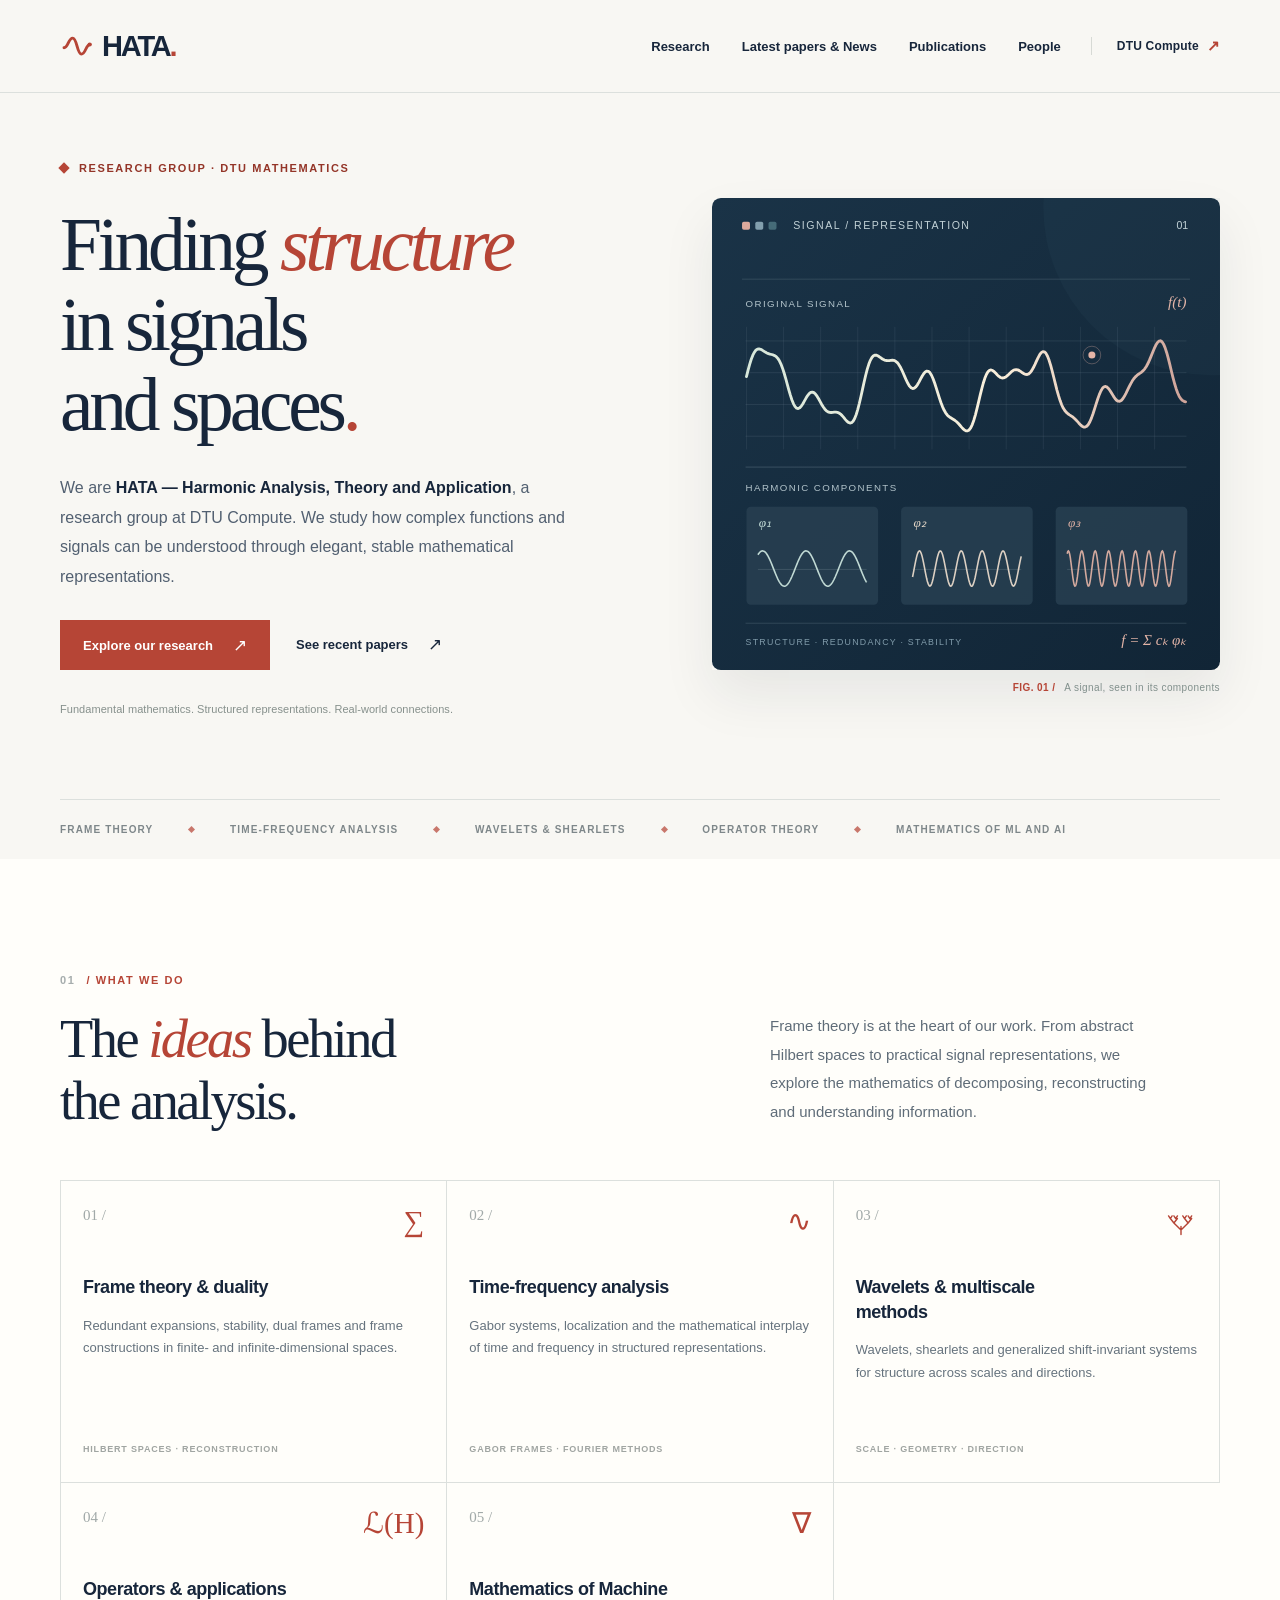
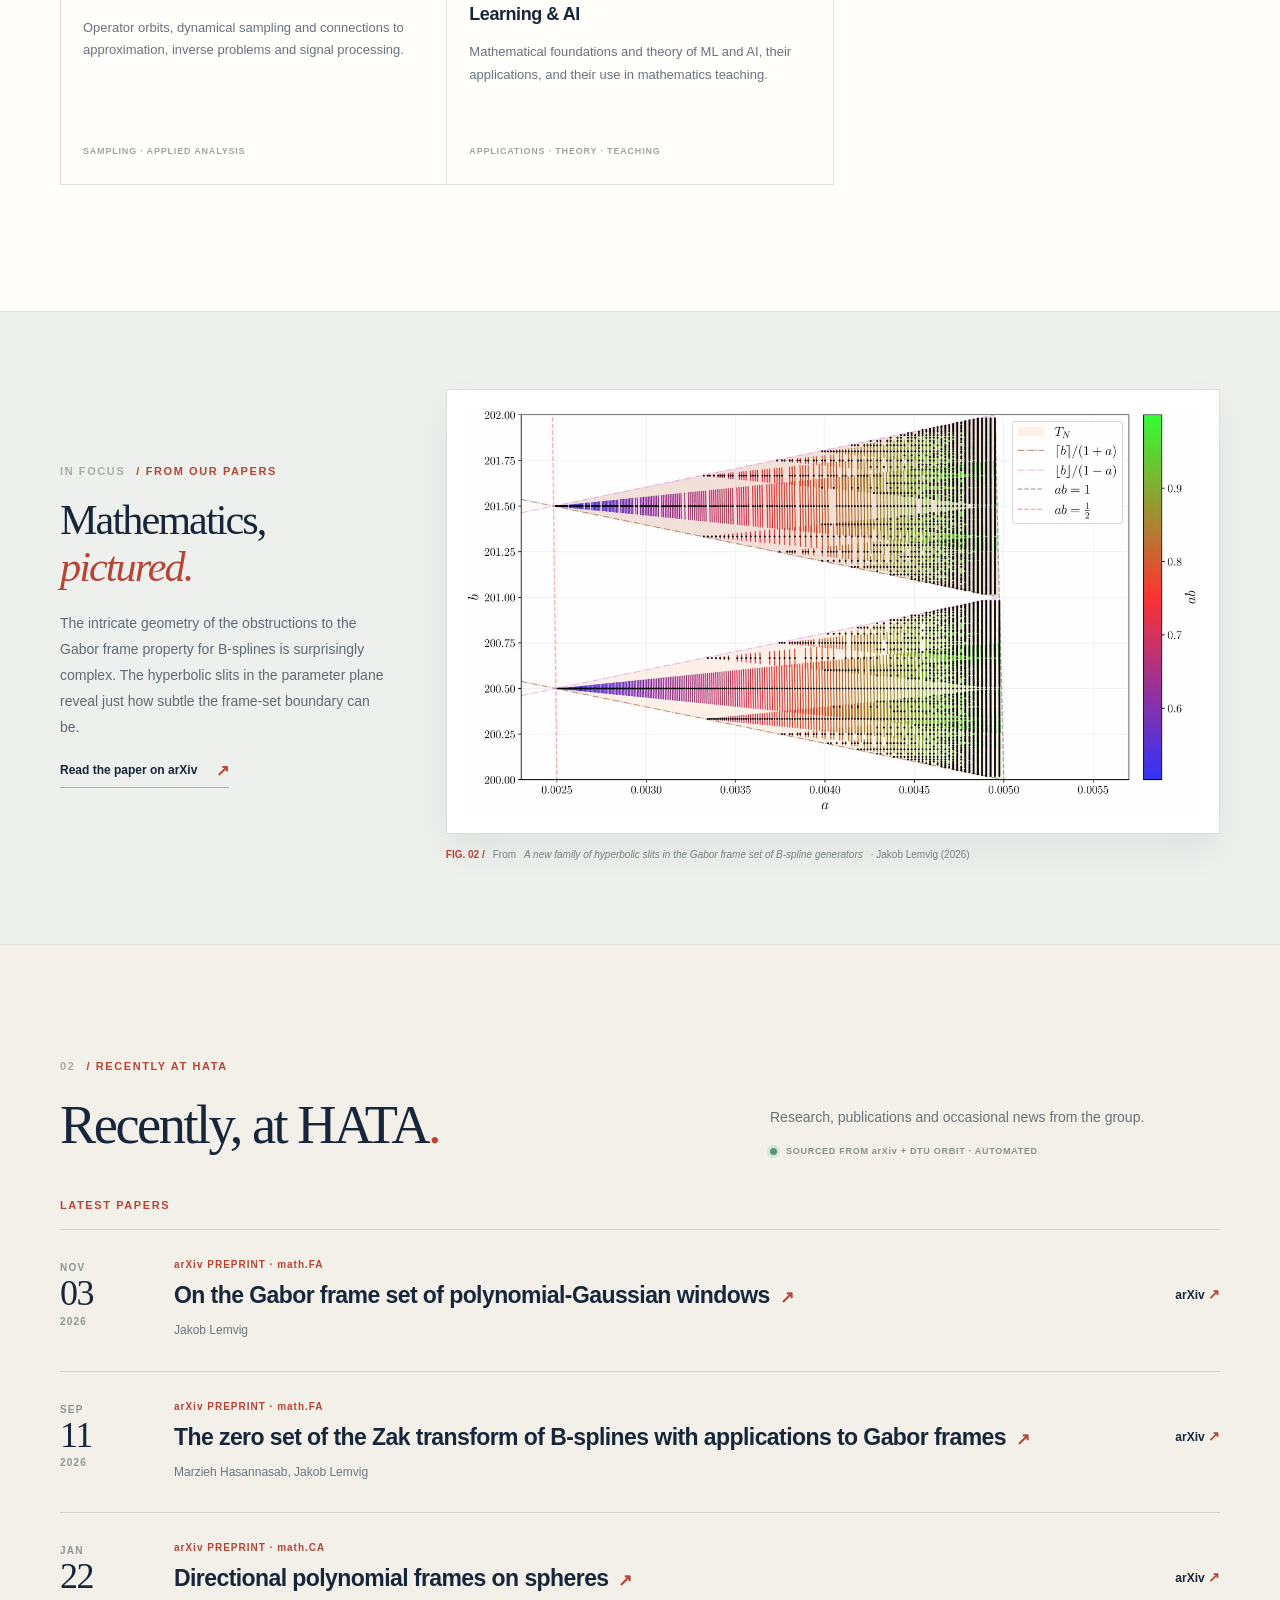
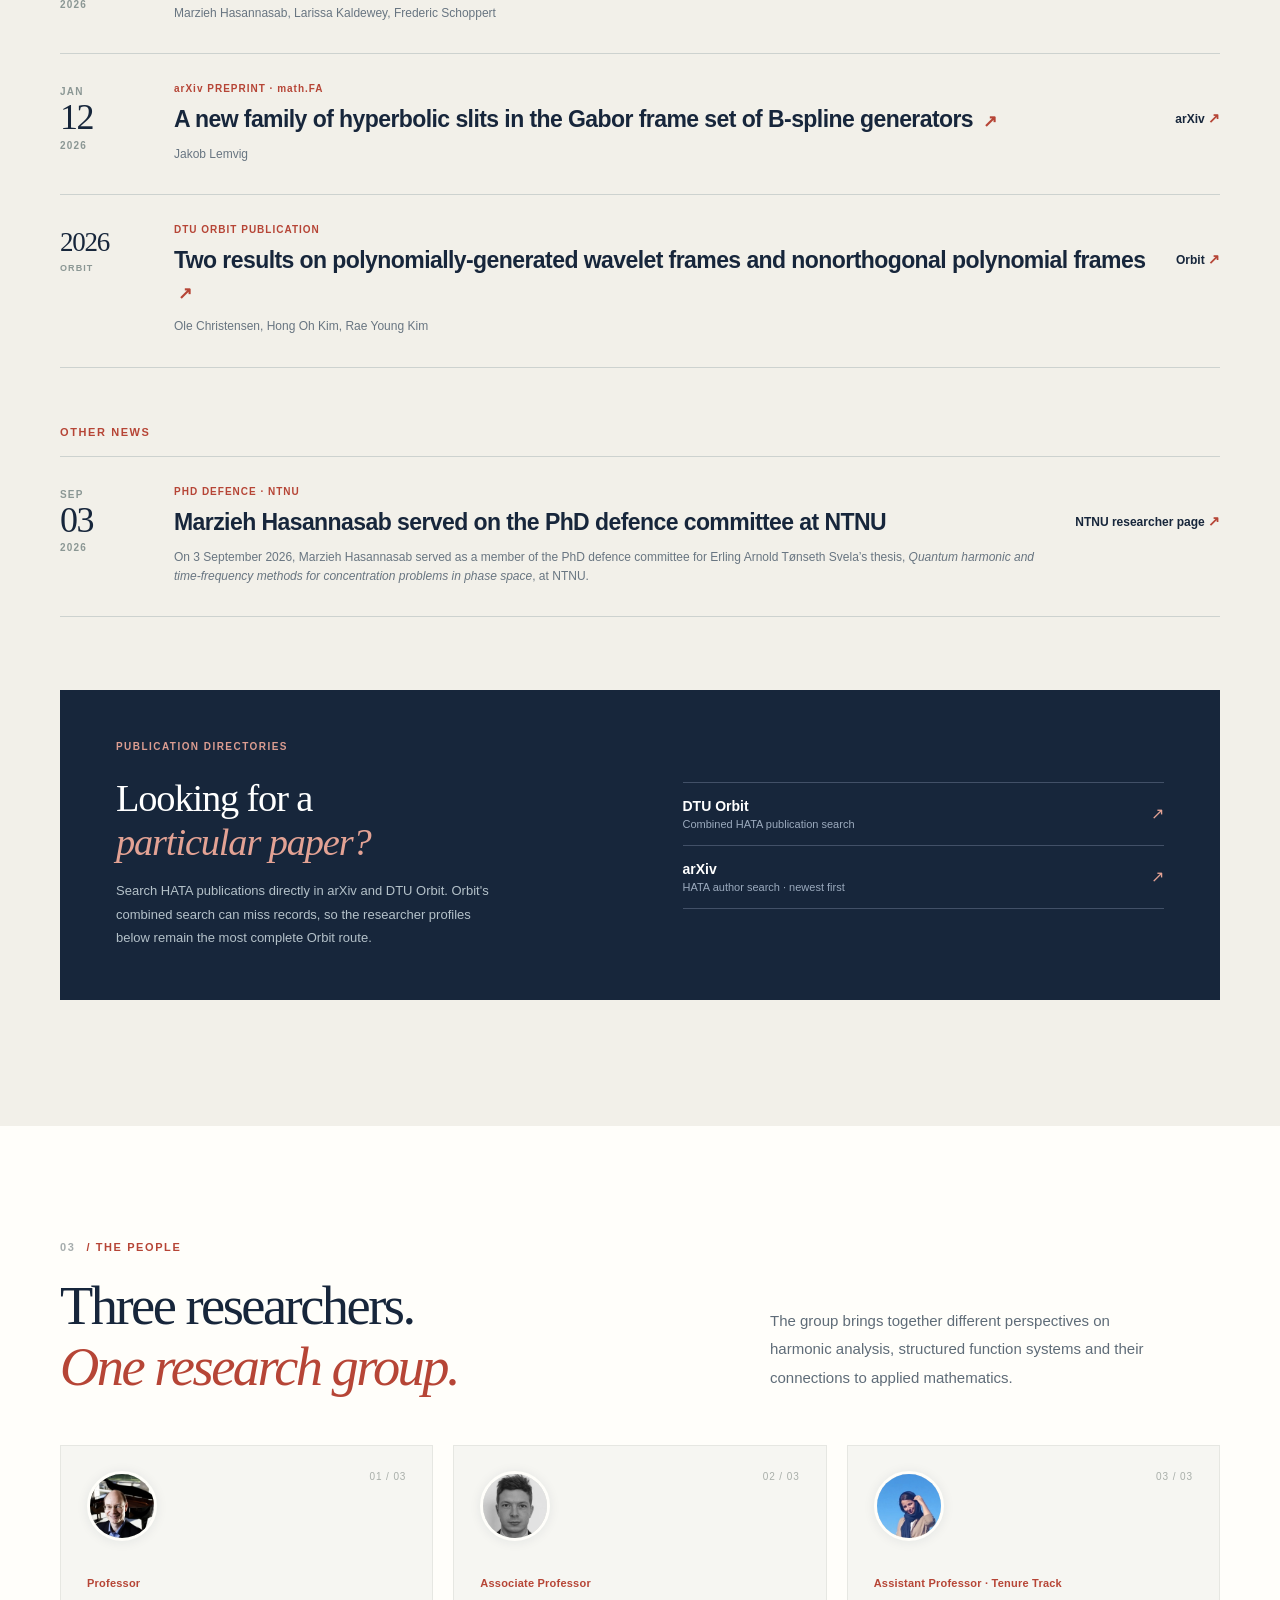
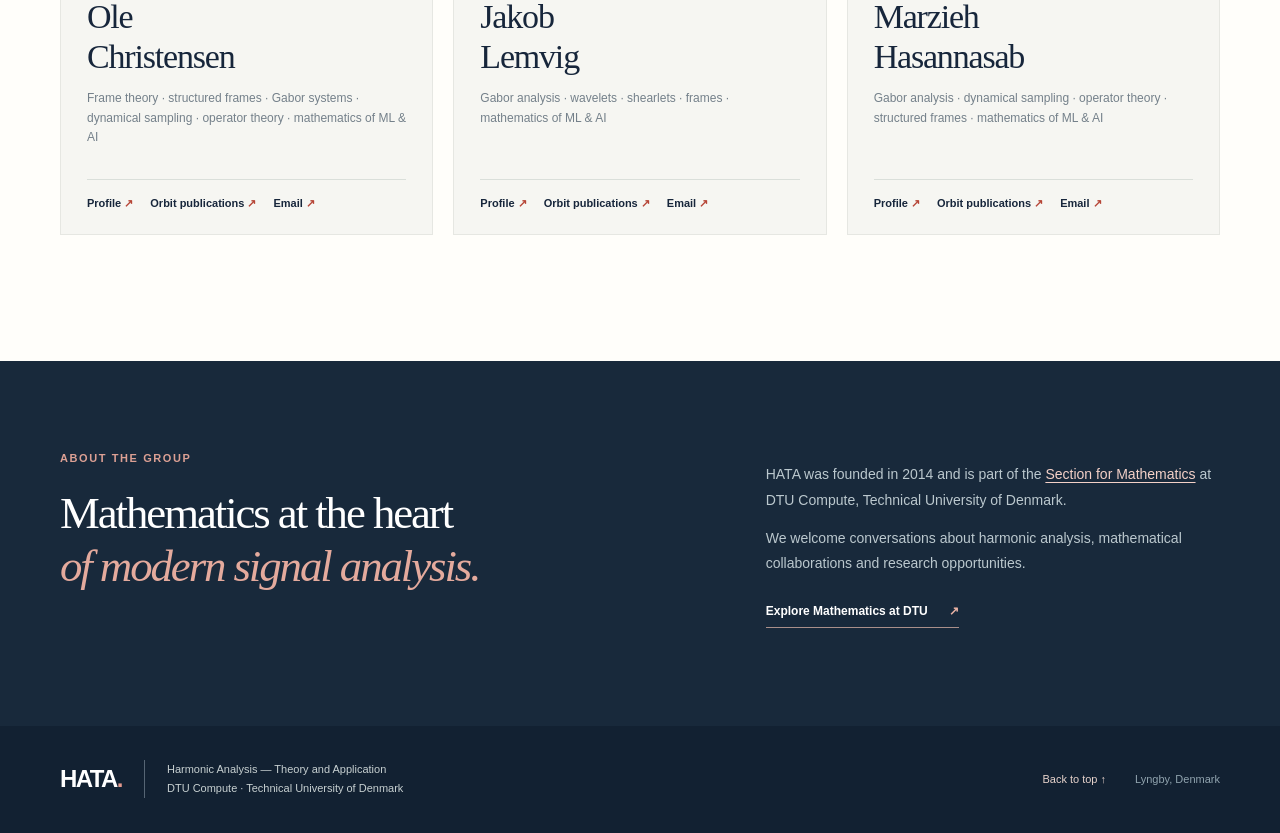
<file: site/index.html>
<!doctype html>
<html lang="en">
<head>
  <meta charset="utf-8">
  <meta name="viewport" content="width=device-width, initial-scale=1">
  <meta name="theme-color" content="#f8f7f3">
  <meta name="description" content="HATA is the Harmonic Analysis – Theory and Application research group at DTU Compute. Research in frame theory, time-frequency analysis, wavelets and operator methods.">
  <meta property="og:type" content="website">
  <meta property="og:title" content="HATA — Harmonic Analysis, Theory and Application">
  <meta property="og:description" content="Research in harmonic analysis, frame theory and structured representations at DTU Compute.">
  <meta property="og:site_name" content="HATA Research Group">
  <link rel="icon" href="assets/favicon.svg" type="image/svg+xml">
  <link rel="stylesheet" href="assets/styles.css">
  <title>HATA — Harmonic Analysis, Theory and Application · DTU Compute</title>
</head>
<body>
  <a class="skip-link" href="#main">Skip to content</a>

  <header class="site-header">
    <div class="wrap header-inner">
      <a class="brand" href="#top" aria-label="HATA — back to the top">
        <span class="brand-icon" aria-hidden="true">
          <svg viewBox="0 0 34 34" width="34" height="34" fill="none"><path d="M4 18.7c4.3 0 4.3-9.6 8.7-9.6s4.3 16 8.7 16 4.3-9.6 8.6-9.6" stroke="currentColor" stroke-width="2.9" stroke-linecap="round"/><circle cx="29.7" cy="15.5" r="2.1" fill="currentColor"/></svg>
        </span>
        <span class="brand-word">HATA<span class="brand-period">.</span></span>
      </a>
      <nav class="main-nav" aria-label="Main navigation">
        <a href="#research">Research</a>
        <a href="#latest-papers">Latest papers & News</a>
        <a href="#publications">Publications</a>
        <a href="#people">People</a>
      </nav>
      <a class="header-affiliation" href="https://www.compute.dtu.dk/Sections/Math" target="_blank" rel="noopener noreferrer">DTU Compute <span aria-hidden="true">↗</span></a>
    </div>
  </header>

  <main id="main">
    <section class="hero" id="top" aria-labelledby="hero-title">
      <div class="wrap hero-grid">
        <div class="hero-copy">
          <p class="eyebrow"><span class="eyebrow-mark" aria-hidden="true"></span> Research group · DTU Mathematics</p>
          <h1 id="hero-title">Finding <em>structure</em><br>in signals<br>and spaces<span class="title-period">.</span></h1>
          <p class="hero-description">We are <strong>HATA — Harmonic Analysis, Theory and Application</strong>, a research group at DTU Compute. We study how complex functions and signals can be understood through elegant, stable mathematical representations.</p>
          <div class="hero-actions">
            <a class="button button-primary" href="#research">Explore our research <span aria-hidden="true">↗</span></a>
            <a class="button button-text" href="#latest-papers">See recent papers <span aria-hidden="true">↗</span></a>
          </div>
          <p class="hero-note">Fundamental mathematics. Structured representations. Real-world connections.</p>
        </div>
        <div class="hero-art" aria-hidden="true">
          <img src="assets/analysis.svg" width="575" height="535" alt="" decoding="async">
          <div class="art-caption"><span>FIG. 01 /</span> A signal, seen in its components</div>
        </div>
      </div>
      <div class="wrap hero-bottom" aria-label="Research areas at a glance">
        <span>FRAME THEORY</span><span class="tiny-diamond" aria-hidden="true"></span>
        <span>TIME-FREQUENCY ANALYSIS</span><span class="tiny-diamond" aria-hidden="true"></span>
        <span>WAVELETS &amp; SHEARLETS</span><span class="tiny-diamond" aria-hidden="true"></span>
        <span>OPERATOR THEORY</span><span class="tiny-diamond" aria-hidden="true"></span>
        <span>MATHEMATICS OF ML AND AI</span>
      </div>
    </section>

    <section class="section research-section" id="research" aria-labelledby="research-title">
      <div class="wrap">
        <div class="section-heading">
          <div>
            <p class="section-label"><span>01</span> / WHAT WE DO</p>
            <h2 id="research-title">The <em>ideas</em> behind<br>the analysis.</h2>
          </div>
          <p class="section-lead">Frame theory is at the heart of our work. From abstract Hilbert spaces to practical signal representations, we explore the mathematics of decomposing, reconstructing and understanding information.</p>
        </div>
        <div class="focus-grid">
          <article class="focus-card">
            <div class="focus-top"><span class="focus-number">01 /</span><span class="focus-symbol symbol-frames" aria-hidden="true">∑</span></div>
            <h3>Frame theory &amp; duality</h3>
            <p>Redundant expansions, stability, dual frames and frame constructions in finite- and infinite-dimensional spaces.</p>
            <span class="focus-detail">HILBERT SPACES · RECONSTRUCTION</span>
          </article>
          <article class="focus-card">
            <div class="focus-top"><span class="focus-number">02 /</span><span class="focus-symbol" aria-hidden="true">∿</span></div>
            <h3>Time-frequency analysis</h3>
            <p>Gabor systems, localization and the mathematical interplay of time and frequency in structured representations.</p>
            <span class="focus-detail">GABOR FRAMES · FOURIER METHODS</span>
          </article>
          <article class="focus-card">
            <div class="focus-top"><span class="focus-number">03 /</span><span class="focus-symbol" aria-hidden="true"><svg viewBox="0 0 36 36" width="32" height="32" fill="none" stroke="currentColor" stroke-width="1.6" stroke-linecap="round" stroke-linejoin="round"><path d="M18 31V22M18 26l-8-8m8 8 8-8M10 18l-4-5m4 5 4-5m12 5-4-5m4 5 4-5M6 13l-2-3m2 3 2-3m4 3-2-3m2 3 2-3m8 3-2-3m2 3 2-3m4 3-2-3m2 3 2-3"/></svg></span></div>
            <h3>Wavelets &amp; multiscale methods</h3>
            <p>Wavelets, shearlets and generalized shift-invariant systems for structure across scales and directions.</p>
            <span class="focus-detail">SCALE · GEOMETRY · DIRECTION</span>
          </article>
          <article class="focus-card">
            <div class="focus-top"><span class="focus-number">04 /</span><span class="focus-symbol" aria-hidden="true">ℒ(H)</span></div>
            <h3>Operators &amp; applications</h3>
            <p>Operator orbits, dynamical sampling and connections to approximation, inverse problems and signal processing.</p>
            <span class="focus-detail">SAMPLING · APPLIED ANALYSIS</span>
          </article>
          <article class="focus-card">
            <div class="focus-top"><span class="focus-number">05 /</span><span class="focus-symbol" aria-hidden="true">∇</span></div>
            <h3>Mathematics of Machine Learning &amp; AI</h3>
            <p>Mathematical foundations and theory of ML and AI, their applications, and their use in mathematics teaching.</p>
            <span class="focus-detail">APPLICATIONS · THEORY · TEACHING</span>
          </article>
        </div>
      </div>
    </section>


    <section class="paper-figure-section" aria-labelledby="figure-title">
      <div class="wrap figure-grid">
        <div class="figure-copy">
          <p class="section-label"><span>IN FOCUS</span> / FROM OUR PAPERS</p>
          <h2 id="figure-title">Mathematics, <em>pictured.</em></h2>
          <p>The intricate geometry of the obstructions to the Gabor frame property for B-splines is surprisingly complex. The hyperbolic slits in the parameter plane reveal just how subtle the frame-set boundary can be.</p>
          <a class="figure-article" href="https://arxiv.org/abs/2601.07642" target="_blank" rel="noopener noreferrer">Read the paper on arXiv <span aria-hidden="true">↗</span></a>
        </div>
        <figure class="figure-frame">
          <img src="assets/papers/gabor-frame-hyperbolic-slits.webp" width="1380" height="767" loading="lazy" decoding="async" alt="A mathematical parameter plot with two wedge-shaped regions near b equals 200 and 201, small coloured segments indicating the product ab, and dashed hyperbolic boundaries.">
          <figcaption><span>FIG. 02 /</span> From <cite>A new family of hyperbolic slits in the Gabor frame set of B-spline generators</cite> · Jakob Lemvig (2026)</figcaption>
        </figure>
      </div>
    </section>

    <section class="section news-section" id="news" aria-labelledby="news-title">
      <div class="wrap">
        <div class="section-heading news-heading">
          <div>
            <p class="section-label"><span>02</span> / RECENTLY AT HATA</p>
            <h2 id="news-title">Recently, at HATA<span class="title-period">.</span></h2>
          </div>
          <div class="news-description">
            <p>Research, publications and occasional news from the group.</p>
            <p class="feed-label"><span class="feed-dot" aria-hidden="true"></span> SOURCED FROM arXiv + DTU ORBIT · AUTOMATED</p>
          </div>
        </div>
        <p class="section-label" id="latest-papers">LATEST PAPERS</p>
        <ol class="papers-list" aria-label="Recent HATA research from arXiv and DTU Orbit">
<!-- PAPERS:START -->
          <li class="paper-item">
            <div class="paper-date"><time datetime="2026-11-03"><span class="paper-month">NOV</span><span class="paper-day">03</span><span class="paper-year">2026</span></time></div>
            <div class="paper-info"><p class="paper-type">arXiv PREPRINT · math.FA</p><h3><a href="https://arxiv.org/pdf/2611.05337" target="_blank" rel="noopener noreferrer">On the Gabor frame set of polynomial-Gaussian windows <span aria-hidden="true">↗</span></a></h3><p class="paper-authors">Jakob Lemvig</p></div>
            <div class="paper-sources" aria-label="Publication links"><a href="https://arxiv.org/abs/2611.05337" target="_blank" rel="noopener noreferrer">arXiv <span aria-hidden="true">↗</span></a></div>
          </li>
          <li class="paper-item">
            <div class="paper-date"><time datetime="2026-09-11"><span class="paper-month">SEP</span><span class="paper-day">11</span><span class="paper-year">2026</span></time></div>
            <div class="paper-info"><p class="paper-type">arXiv PREPRINT · math.FA</p><h3><a href="https://arxiv.org/pdf/2609.13116" target="_blank" rel="noopener noreferrer">The zero set of the Zak transform of B-splines with applications to Gabor frames <span aria-hidden="true">↗</span></a></h3><p class="paper-authors">Marzieh Hasannasab, Jakob Lemvig</p></div>
            <div class="paper-sources" aria-label="Publication links"><a href="https://arxiv.org/abs/2609.13116" target="_blank" rel="noopener noreferrer">arXiv <span aria-hidden="true">↗</span></a></div>
          </li>
          <li class="paper-item">
            <div class="paper-date"><time datetime="2026-01-22"><span class="paper-month">JAN</span><span class="paper-day">22</span><span class="paper-year">2026</span></time></div>
            <div class="paper-info"><p class="paper-type">arXiv PREPRINT · math.CA</p><h3><a href="https://arxiv.org/pdf/2601.15883" target="_blank" rel="noopener noreferrer">Directional polynomial frames on spheres <span aria-hidden="true">↗</span></a></h3><p class="paper-authors">Marzieh Hasannasab, Larissa Kaldewey, Frederic Schoppert</p></div>
            <div class="paper-sources" aria-label="Publication links"><a href="https://arxiv.org/abs/2601.15883" target="_blank" rel="noopener noreferrer">arXiv <span aria-hidden="true">↗</span></a></div>
          </li>
          <li class="paper-item">
            <div class="paper-date"><time datetime="2026-01-12"><span class="paper-month">JAN</span><span class="paper-day">12</span><span class="paper-year">2026</span></time></div>
            <div class="paper-info"><p class="paper-type">arXiv PREPRINT · math.FA</p><h3><a href="https://arxiv.org/pdf/2601.07642" target="_blank" rel="noopener noreferrer">A new family of hyperbolic slits in the Gabor frame set of B-spline generators <span aria-hidden="true">↗</span></a></h3><p class="paper-authors">Jakob Lemvig</p></div>
            <div class="paper-sources" aria-label="Publication links"><a href="https://arxiv.org/abs/2601.07642" target="_blank" rel="noopener noreferrer">arXiv <span aria-hidden="true">↗</span></a></div>
          </li>
          <li class="paper-item">
            <div class="paper-date"><time datetime="2026" class="orbit-year"><span class="paper-day">2026</span><span class="paper-year">ORBIT</span></time></div>
            <div class="paper-info"><p class="paper-type">DTU ORBIT PUBLICATION</p><h3><a href="https://orbit.dtu.dk/en/publications/two-results-on-polynomially-generated-wavelet-frames-and-nonortho/" target="_blank" rel="noopener noreferrer">Two results on polynomially-generated wavelet frames and nonorthogonal polynomial frames <span aria-hidden="true">↗</span></a></h3><p class="paper-authors">Ole Christensen, Hong Oh Kim, Rae Young Kim</p></div>
            <div class="paper-sources" aria-label="Publication links"><a href="https://orbit.dtu.dk/en/publications/two-results-on-polynomially-generated-wavelet-frames-and-nonortho/" target="_blank" rel="noopener noreferrer">Orbit <span aria-hidden="true">↗</span></a></div>
          </li>
<!-- PAPERS:END -->
        </ol>

        <div class="group-news" aria-label="Recent group activities">
          <p class="section-label">OTHER NEWS</p>
          <ol class="papers-list">
            <li class="paper-item">
              <div class="paper-date"><time datetime="2026-09-03"><span class="paper-month">SEP</span><span class="paper-day">03</span><span class="paper-year">2026</span></time></div>
              <div class="paper-info"><p class="paper-type">PHD DEFENCE · NTNU</p><h3>Marzieh Hasannasab served on the PhD defence committee at NTNU</h3><p class="paper-authors">On 3 September 2026, Marzieh Hasannasab served as a member of the PhD defence committee for Erling Arnold Tønseth Svela’s thesis, <em>Quantum harmonic and time-frequency methods for concentration problems in phase space</em>, at NTNU.</p></div>
              <div class="paper-sources" aria-label="Thesis information"><a href="https://www.ntnu.edu/employees/franz.luef" target="_blank" rel="noopener noreferrer">NTNU researcher page <span aria-hidden="true">↗</span></a></div>
            </li>
          </ol>
        </div>


        <div class="publication-panel" id="publications" aria-labelledby="pub-title">
          <div class="publication-panel-intro">
            <p class="section-label">PUBLICATION DIRECTORIES</p>
            <h3 id="pub-title">Looking for a<br><em>particular paper?</em></h3>
            <p>Search HATA publications directly in arXiv and DTU Orbit. Orbit's combined search can miss records, so the researcher profiles below remain the most complete Orbit route.</p>
          </div>
          <div class="publication-panel-links">
            <a href="https://orbit.dtu.dk/en/publications/?search=Lemvig%2C+J+OR+Hasannasab+OR+%22Christensen%2C+O.%22+OR++Hasannasabjaldehbakhani&amp;searchBy=PartOfNameOrTitle&amp;ordering=publicationYearThenTitle&amp;descending=true" target="_blank" rel="noopener noreferrer"><span><strong>DTU Orbit</strong><small>Combined HATA publication search</small></span><span aria-hidden="true">↗</span></a>
            <a href="https://arxiv.org/search/advanced?advanced=1&amp;terms-0-operator=AND&amp;terms-0-term=Lemvig%2C+J&amp;terms-0-field=author&amp;terms-1-operator=OR&amp;terms-1-term=Hasannasab%2C+M&amp;terms-1-field=author&amp;terms-2-operator=OR&amp;terms-2-term=Christensen%2C+O&amp;terms-2-field=author&amp;classification-mathematics=y&amp;classification-physics_archives=all&amp;classification-include_cross_list=include&amp;date-filter_by=all_dates&amp;date-year=&amp;date-from_date=&amp;date-to_date=&amp;date-date_type=submitted_date&amp;abstracts=hide&amp;size=50&amp;order=-announced_date_first" target="_blank" rel="noopener noreferrer"><span><strong>arXiv</strong><small>HATA author search · newest first</small></span><span aria-hidden="true">↗</span></a>
          </div>
        </div>
      </div>
    </section>

    <section class="section people-section" id="people" aria-labelledby="people-title">
      <div class="wrap">
        <div class="section-heading people-heading">
          <div><p class="section-label"><span>03</span> / THE PEOPLE</p><h2 id="people-title">Three researchers.<br><em>One research group.</em></h2></div>
          <p class="section-lead">The group brings together different perspectives on harmonic analysis, structured function systems and their connections to applied mathematics.</p>
        </div>
        <div class="people-grid">
          <article class="person-card">
            <div class="person-top"><span class="person-avatar" aria-label="Portrait of Ole Christensen">OC<img src="https://orbit.dtu.dk/files-asset/399018950/4715_e06b90e0.jpg?f=jpg&amp;w=160" alt="" loading="lazy" decoding="async" width="70" height="70" onerror="this.onerror=null;this.src='assets/people/ole-christensen.webp'"></span><span class="person-count">01 / 03</span></div>
            <p class="person-position">Professor</p><h3>Ole<br>Christensen</h3>
            <p class="person-interests">Frame theory · structured frames · Gabor systems · dynamical sampling · operator theory · mathematics of ML &amp; AI</p>
            <div class="person-links"><a href="https://orbit.dtu.dk/en/persons/ole-christensen/" target="_blank" rel="noopener noreferrer">Profile <span aria-hidden="true">↗</span></a><a href="https://orbit.dtu.dk/en/persons/ole-christensen/publications/" target="_blank" rel="noopener noreferrer">Orbit publications <span aria-hidden="true">↗</span></a><a href="mailto:ochr@dtu.dk">Email <span aria-hidden="true">↗</span></a></div>
          </article>
          <article class="person-card">
            <div class="person-top"><span class="person-avatar" aria-label="Portrait of Jakob Lemvig">JL<img src="https://orbit.dtu.dk/files-asset/399008966/21544_2c599d15.jpg?f=jpg&amp;w=160" alt="" loading="lazy" decoding="async" width="70" height="70" onerror="this.onerror=null;this.src='assets/people/jakob-lemvig.webp'"></span><span class="person-count">02 / 03</span></div>
            <p class="person-position">Associate Professor</p><h3>Jakob<br>Lemvig</h3>
            <p class="person-interests">Gabor analysis · wavelets · shearlets · frames · mathematics of ML &amp; AI</p>
            <div class="person-links"><a href="https://orbit.dtu.dk/en/persons/jakob-lemvig/" target="_blank" rel="noopener noreferrer">Profile <span aria-hidden="true">↗</span></a><a href="https://orbit.dtu.dk/en/persons/jakob-lemvig/publications/" target="_blank" rel="noopener noreferrer">Orbit publications <span aria-hidden="true">↗</span></a><a href="mailto:jakle@dtu.dk">Email <span aria-hidden="true">↗</span></a></div>
          </article>
          <article class="person-card">
            <div class="person-top"><span class="person-avatar" aria-label="Portrait of Marzieh Hasannasab">MH<img src="https://orbit.dtu.dk/files-asset/398981654/110619_2c599d15.jpg?f=jpg&amp;w=160" alt="" loading="lazy" decoding="async" width="70" height="70" onerror="this.onerror=null;this.src='assets/people/marzieh-hasannasab.webp'"></span><span class="person-count">03 / 03</span></div>
            <p class="person-position">Assistant Professor · Tenure Track</p><h3>Marzieh<br>Hasannasab</h3>
            <p class="person-interests">Gabor analysis · dynamical sampling · operator theory · structured frames · mathematics of ML &amp; AI</p>
            <div class="person-links"><a href="https://orbit.dtu.dk/en/persons/marzieh-hasannasabjaldehbakhani/" target="_blank" rel="noopener noreferrer">Profile <span aria-hidden="true">↗</span></a><a href="https://orbit.dtu.dk/en/persons/marzieh-hasannasabjaldehbakhani/publications/" target="_blank" rel="noopener noreferrer">Orbit publications <span aria-hidden="true">↗</span></a><a href="mailto:mhas@dtu.dk">Email <span aria-hidden="true">↗</span></a></div>
          </article>
        </div>
      </div>
    </section>

    <section class="about-section" id="contact" aria-labelledby="about-title">
      <div class="wrap about-grid">
        <div><p class="section-label section-label-light">ABOUT THE GROUP</p><h2 id="about-title">Mathematics at the heart<br><em>of modern signal analysis.</em></h2></div>
        <div><p>HATA was founded in 2014 and is part of the <a href="https://www.compute.dtu.dk/Sections/Math" target="_blank" rel="noopener noreferrer">Section for Mathematics</a> at DTU Compute, Technical University of Denmark.</p><p>We welcome conversations about harmonic analysis, mathematical collaborations and research opportunities.</p><a class="about-link" href="https://www.compute.dtu.dk/Sections/Math" target="_blank" rel="noopener noreferrer">Explore Mathematics at DTU <span aria-hidden="true">↗</span></a></div>
      </div>
    </section>
  </main>

  <footer class="site-footer">
    <div class="wrap footer-inner">
      <div class="footer-title"><span class="footer-brand">HATA<span>.</span></span><span>Harmonic Analysis — Theory and Application<br>DTU Compute · Technical University of Denmark</span></div>
      <div class="footer-right"><a href="#top">Back to top ↑</a><span>Lyngby, Denmark</span></div>
    </div>
  </footer>
</body>
</html>
</file>
<file: site/assets/styles.css>
/* HATA · No frameworks, external fonts, tracking or runtime dependencies. */
:root {
  --ink: #17263b;
  --ink-2: #304259;
  --subtle: #627080;
  --red: #b64536;
  --red-dark: #943528;
  --paper: #f8f7f3;
  --warm: #f2f0e9;
  --white: #fffefa;
  --line: #dce0dd;
  --serif: "Iowan Old Style", "Baskerville", "Palatino Linotype", "Book Antiqua", Georgia, serif;
  --sans: "Inter", "Segoe UI", Helvetica, Arial, sans-serif;
}
*, *::before, *::after { box-sizing: border-box; }
html { scroll-behavior: smooth; scroll-padding-top: 95px; }
body { margin: 0; font-family: var(--sans); color: var(--ink); background: var(--paper); -webkit-font-smoothing: antialiased; }
a { color: inherit; }
a:focus-visible { outline: 3px solid var(--red); outline-offset: 5px; border-radius: 2px; }
img { display: block; max-width: 100%; }
button, a { -webkit-tap-highlight-color: transparent; }
.wrap { width: min(1160px, calc(100% - 92px)); margin-inline: auto; }
.skip-link { position: absolute; left: 18px; top: -200px; z-index: 100; padding: 12px 18px; background: var(--ink); color: white; }
.skip-link:focus { top: 12px; }
.site-header { position: relative; z-index: 5; background: var(--paper); border-bottom: 1px solid var(--line); }
.header-inner { display: flex; align-items: center; min-height: 92px; gap: 30px; }
.brand { display: inline-flex; align-items: center; gap: 8px; text-decoration: none; flex-shrink: 0; }
.brand-icon { color: var(--red); display: inline-flex; align-items: center; }
.brand-word { font-size: 29px; line-height: 1; font-weight: 800; letter-spacing: -.075em; }
.brand-period { color: var(--red); }
.main-nav { display: flex; justify-content: center; align-items: center; gap: clamp(16px, 2.5vw, 37px); margin-left: auto; white-space: nowrap; }
.main-nav a { text-decoration: none; font-size: 13px; font-weight: 650; transition: color .2s ease; }
.main-nav a:hover, .header-affiliation:hover { color: var(--red); }
.header-affiliation { display: flex; align-items: center; gap: 8px; text-decoration: none; border-left: 1px solid #d7dad5; padding-left: 25px; font-size: 12px; font-weight: 700; letter-spacing: .015em; white-space: nowrap; }
.header-affiliation span { color: var(--red); font-size: 15px; }
.hero { position: relative; overflow: hidden; padding-top: 69px; background: var(--paper); }
.hero-grid { display: grid; grid-template-columns: minmax(0, 1.09fr) minmax(0, .91fr); gap: 44px; align-items: center; }
.hero-copy { padding: 0 0 17px; }
.eyebrow, .section-label { display: flex; gap: 11px; align-items: center; margin: 0; font-size: 11px; font-weight: 750; letter-spacing: .145em; text-transform: uppercase; }
.eyebrow { color: var(--red-dark); }
.eyebrow-mark { display: inline-block; width: 8px; height: 8px; background: var(--red); transform: rotate(45deg); }
h1, h2, h3, p { margin-top: 0; }
h1, h2 { font-family: var(--serif); font-weight: 500; }
h1 { font-size: clamp(54px, 5.9vw, 82px); line-height: 1.06; letter-spacing: -.056em; margin: 31px 0 28px; }
h1 em, h2 em, .publication-panel h3 em { color: var(--red); font-weight: 400; }
.title-period { color: var(--red); }
.hero-description { font-size: 16px; line-height: 1.85; color: #526071; max-width: 530px; margin-bottom: 29px; }
.hero-description strong { color: var(--ink); font-weight: 650; }
.hero-actions { display: flex; align-items: center; flex-wrap: wrap; gap: 13px 24px; }
.button { display: inline-flex; align-items: center; justify-content: center; gap: 20px; min-height: 50px; font-size: 13px; font-weight: 725; text-decoration: none; transition: background .2s, color .2s, transform .2s; }
.button:hover { transform: translateY(-2px); }
.button-primary { padding: 0 23px; background: var(--red); color: white; }
.button-primary:hover { background: var(--red-dark); }
.button-text { padding: 0 0 0 2px; color: var(--ink); border-bottom: 1px solid transparent; }
.button-text:hover { color: var(--red); }
.button span { font-size: 17px; font-weight: 400; }
.hero-note { margin: 33px 0 0; color: #86908c; font-size: 11px; letter-spacing: .005em; }
.hero-art { align-self: center; position: relative; padding-bottom: 4px; }
.hero-art img { width: 100%; height: auto; box-shadow: 0 25px 50px rgba(25,40,55,.08); }
.art-caption { display: flex; gap: 9px; justify-content: flex-end; margin-top: 12px; font-size: 10px; color: #81908c; letter-spacing: .04em; }
.art-caption span { color: var(--red); font-weight: 700; }
.hero-bottom { display: flex; gap: clamp(12px, 2.8vw, 40px); align-items: center; margin-top: 67px; padding-block: 24px; border-top: 1px solid var(--line); font-size: 10px; font-weight: 750; color: #7e878a; letter-spacing: .115em; }
.tiny-diamond { display: inline-block; flex-shrink: 0; width: 5px; height: 5px; background: var(--red); opacity: .72; transform: rotate(45deg); }
.section { padding: 115px 0 126px; }
.section-heading { display: grid; grid-template-columns: 1.05fr .75fr; align-items: end; gap: 80px; margin-bottom: 48px; }
.section-label { color: var(--red); }
.section-label span { color: #a6adad; }
h2 { margin: 23px 0 0; font-size: clamp(43px, 4.25vw, 60px); line-height: 1.13; letter-spacing: -.046em; }
.section-lead { font-size: 15px; line-height: 1.9; color: #5f6c78; margin: 0 0 6px; max-width: 390px; }
.research-section { background: var(--white); }
.focus-grid { display: grid; grid-template-columns: repeat(3, minmax(0, 1fr)); border-left: 1px solid var(--line); border-top: 1px solid var(--line); }
.focus-card { display: flex; flex-direction: column; min-height: 302px; padding: 26px 22px 26px; border-right: 1px solid var(--line); border-bottom: 1px solid var(--line); transition: background .2s ease; }
.focus-card:hover { background: #f8f8f4; }
.focus-top { display: flex; align-items: flex-start; justify-content: space-between; height: 32px; margin-bottom: 36px; }
.focus-symbol svg { display: block; }
.focus-number { font-family: var(--serif); font-size: 15px; color: #a1a9a8; }
.focus-symbol { display: inline-block; color: var(--red); font-family: var(--serif); font-size: 29px; line-height: 1; }
.focus-card h3 { margin: 0 0 15px; max-width: 205px; font-size: 18px; line-height: 1.35; letter-spacing: -.025em; }
.focus-card p { margin: 0 0 23px; font-size: 13px; line-height: 1.75; color: #66737e; }
.focus-detail { margin-top: auto; font-size: 9px; line-height: 1.5; letter-spacing: .09em; color: #a0a5a2; font-weight: 750; }
.news-section { background: var(--warm); }
.group-news { margin-top: 58px; }
.group-news > .section-label { margin-bottom: 18px; }
.group-news:not(:has(.paper-item)) { display: none; }
#latest-papers { scroll-margin-top: 100px; margin-bottom: 18px; }
.news-heading { margin-bottom: 43px; }
.news-description p:first-child { font-size: 14px; line-height: 1.75; color: #68727a; margin: 0 0 17px; }
.feed-label { display: flex; align-items: center; gap: 9px; font-size: 9px; letter-spacing: .08em; font-weight: 750; color: #87918a; margin: 0; }
.feed-dot { display: inline-block; width: 7px; height: 7px; border-radius: 50%; background: #5b9475; box-shadow: 0 0 0 3px #d6e3d7; }
.papers-list { list-style: none; padding: 0; margin: 0; border-top: 1px solid #cdd2cf; }
.paper-item { display: grid; grid-template-columns: 84px minmax(0, 1fr) auto; gap: 30px; align-items: start; padding: 29px 0 30px; border-bottom: 1px solid #cdd2cf; }
.paper-date { padding-top: 3px; }
.paper-date time { display: flex; flex-direction: column; align-items: flex-start; }
.paper-month, .paper-year { font-size: 10px; color: #8b9794; font-weight: 750; letter-spacing: .12em; }
.paper-day { font-family: var(--serif); font-size: 36px; line-height: 1.16; letter-spacing: -.04em; }
.paper-year { margin-top: 1px; }
.paper-type { color: var(--red); letter-spacing: .1em; font-size: 10px; font-weight: 750; margin: 0 0 10px; }
.paper-type span { margin-inline: 4px; color: #aeb5af; }
.paper-info h3 { margin: 0 0 10px; font-size: clamp(18px, 2vw, 23px); line-height: 1.35; letter-spacing: -.025em; font-weight: 650; }
.paper-info h3 a { text-decoration: none; }
.paper-info h3 a:hover { color: var(--red); }
.paper-info h3 span { margin-left: 4px; color: var(--red); font-size: .75em; white-space: nowrap; }
.paper-authors { color: #687581; font-size: 12px; line-height: 1.6; margin: 0; }
.paper-sources { display: flex; justify-content: flex-end; flex-wrap: wrap; gap: 9px 16px; margin-top: 27px; white-space: nowrap; }
.paper-sources a { text-decoration: none; font-size: 12px; font-weight: 750; }
.paper-sources a:hover { color: var(--red); }
.paper-sources a span { color: var(--red); font-size: 14px; }
.paper-date .orbit-year { justify-content: flex-start; gap: 3px; }
.orbit-year .paper-day { font-size: 27px; letter-spacing: -.045em; }
.orbit-year .paper-year { font-size: 9px; }
.news-footnote { max-width: 560px; margin: 22px 0 0; color: #8c9692; font-size: 11px; line-height: 1.7; }
.publication-panel { scroll-margin-top: 100px; display: grid; grid-template-columns: 1fr 1fr; gap: 85px; padding: 51px 56px 50px; margin-top: 73px; background: var(--ink); color: white; }
.publication-panel .section-label { font-size: 10px; color: #dc9d91; }
.publication-panel h3 { margin: 24px 0 15px; font-family: var(--serif); font-size: clamp(33px, 3vw, 42px); font-weight: 400; line-height: 1.15; letter-spacing: -.03em; }
.publication-panel h3 em { color: #e3a294; }
.publication-panel-intro>p:last-child { color: #b4c1c9; font-size: 13px; line-height: 1.8; max-width: 390px; margin: 0; }
.publication-panel-links { align-self: center; }
.publication-panel-links a { display: flex; justify-content: space-between; align-items: center; gap: 10px; text-decoration: none; padding: 15px 0; border-bottom: 1px solid #425067; }
.publication-panel-links a:first-child { border-top: 1px solid #425067; }
.publication-panel-links a:hover strong { color: #e8a698; }
.publication-panel-links strong { display: block; font-size: 14px; font-weight: 650; transition: color .2s; }
.publication-panel-links small { display: block; font-size: 11px; margin-top: 4px; color: #9baabd; }
.publication-panel-links a>span:last-child { color: #e3a294; }
.people-section { background: var(--white); }
.people-heading { margin-bottom: 47px; }
.people-grid { display: grid; grid-template-columns: repeat(3, 1fr); gap: 20px; }
.person-card { display: flex; flex-direction: column; min-height: 390px; padding: 25px 26px 24px; background: #f6f6f2; border: 1px solid #e6e7e2; }
.person-top { display: flex; align-items: flex-start; justify-content: space-between; margin-bottom: 36px; }
.person-avatar { position: relative; isolation: isolate; display: grid; place-items: center; overflow: hidden; width: 70px; height: 70px; flex-shrink: 0; border-radius: 50%; background: #e8e9e1; color: #7d6d61; border: 3px solid #fffefa; box-shadow: 0 1px 12px rgba(24,41,59,.08); font-family: var(--serif); font-size: 19px; letter-spacing: -.08em; }
.person-card:nth-child(2) .person-avatar { background: #e4e9e6; color: #45645c; }
.person-card:nth-child(3) .person-avatar { background: #eee5e3; color: var(--red); }
.person-avatar img { position: absolute; inset: 0; width: 100%; height: 100%; object-fit: cover; object-position: center 35%; background: #e8e9e1; }
.person-count { font-size: 10px; letter-spacing: .09em; color: #a9afaa; }
.person-position { margin: 0 0 8px; font-size: 11px; color: var(--red); font-weight: 750; letter-spacing: .02em; }
.person-card h3 { font-family: var(--serif); font-weight: 500; font-size: 34px; line-height: 1.16; letter-spacing: -.035em; margin: 0 0 13px; }
.person-interests { color: #74808a; font-size: 12px; line-height: 1.6; margin: 0 0 28px; }
.person-links { display: flex; flex-wrap: wrap; gap: 10px 17px; margin-top: auto; border-top: 1px solid #dadfda; padding-top: 17px; }
.person-links a { font-size: 11px; font-weight: 650; text-decoration: none; white-space: nowrap; }
.person-links a:hover { color: var(--red); }
.person-links a span { color: var(--red); }
.about-section { background: #18293b; padding: 91px 0 98px; color: white; }
.about-grid { display: grid; grid-template-columns: 1fr .75fr; gap: 100px; align-items: start; }
.section-label-light { color: #dca094; }
.about-section h2 { font-size: clamp(37px, 3.5vw, 53px); line-height: 1.18; }
.about-section h2 em { color: #e4aa9d; }
.about-grid>div:last-child { padding-top: 10px; }
.about-grid p:not(.section-label) { color: #bbc8ce; font-size: 14px; line-height: 1.8; margin: 0 0 13px; }
.about-grid p a { text-underline-offset: 3px; color: #f4d1c8; }
.about-link { display: inline-block; margin-top: 15px; padding-bottom: 9px; border-bottom: 1px solid #a98f8a; font-size: 12px; font-weight: 750; text-decoration: none; }
.about-link:hover { color: #f2c3b7; }
.about-link span { margin-left: 18px; color: #eab2a4; }
.site-footer { background: #122132; padding: 34px 0 35px; color: #c7d0d1; }
.footer-inner, .footer-title, .footer-right { display: flex; align-items: center; }
.footer-inner { justify-content: space-between; gap: 25px; }
.footer-title { gap: 22px; }
.footer-brand { color: white; font-size: 24px; letter-spacing: -.065em; font-weight: 800; }
.footer-brand span { color: #e59a8e; }
.footer-title>span:last-child { border-left: 1px solid #566574; padding-left: 22px; font-size: 11px; line-height: 1.7; }
.footer-right { gap: 29px; font-size: 11px; color: #91a4af; white-space: nowrap; }
.footer-right a { color: #e7d3cc; text-decoration: none; }
.footer-right a:hover { color: white; }

/* A restrained editorial treatment of a real paper figure. */
.paper-figure-section { padding: 77px 0 81px; background: #edf0ed; border-top: 1px solid var(--line); border-bottom: 1px solid var(--line); }
.figure-grid { display: grid; grid-template-columns: minmax(0, .6fr) minmax(0, 1.4fr); gap: 54px; align-items: center; }
.figure-copy h2 { font-size: clamp(34px, 3.3vw, 48px); margin: 19px 0 20px; }
.figure-copy p:not(.section-label) { font-size: 14px; line-height: 1.85; color: #5e6a75; }
.figure-article { display: inline-flex; align-items: center; gap: 19px; margin-top: 6px; padding-bottom: 7px; border-bottom: 1px solid #a9b3ae; text-decoration: none; font-size: 12px; font-weight: 750; }
.figure-article:hover { color: var(--red); }
.figure-article span { color: var(--red); font-size: 16px; }
.figure-frame { margin: 0; }
.figure-frame img { width: 100%; height: auto; background: white; padding: 15px; border: 1px solid #d9dddc; box-shadow: 0 16px 35px rgba(23,38,59,.06); }
.figure-frame figcaption { display: flex; flex-wrap: wrap; gap: 3px 8px; padding-top: 13px; color: #74817e; font-size: 10px; line-height: 1.6; }
.figure-frame figcaption span { color: var(--red); font-weight: 750; white-space: nowrap; }
.figure-frame cite { font-style: italic; }
@media (max-width: 950px) { .figure-grid { grid-template-columns: 1fr; gap: 28px; } .paper-figure-section { padding: 66px 0; } .figure-copy p:not(.section-label) { max-width: 600px; } }

@media (max-width: 1050px) {
  .header-affiliation { display: none; }
  .hero-grid { gap: 23px; }
  .hero-art { margin-right: -15px; }
  .hero-note { margin-top: 21px; }
  .focus-grid { grid-template-columns: repeat(2, 1fr); }
  .focus-card { min-height: 260px; padding: 27px 30px; }
  .section-heading { gap: 30px; }
  .publication-panel { gap: 45px; padding-inline: 40px; }
  .person-card { padding-inline: 19px; }
}
@media (max-width: 760px) {
  .wrap { width: min(100% - 42px, 580px); }
  .header-inner { min-height: 78px; flex-wrap: wrap; align-content: center; gap: 9px 16px; padding: 13px 0 14px; }
  .brand-word { font-size: 25px; }
  .main-nav { width: 100%; justify-content: flex-start; order: 2; margin: 0; gap: clamp(12px, 3.6vw, 30px); overflow: auto; }
  .main-nav a { font-size: 11px; }
  .hero { padding-top: 43px; }
  .hero-grid { grid-template-columns: 1fr; gap: 33px; }
  .hero-copy { padding: 0; }
  h1 { font-size: clamp(51px, 9.6vw, 73px); margin: 24px 0; }
  .hero-description { font-size: 14px; line-height: 1.75; }
  .hero-art { max-width: 520px; margin: auto; }
  .hero-bottom { margin-top: 37px; gap: 11px 17px; flex-wrap: wrap; font-size: 9px; line-height: 1.5; }
  .section { padding: 79px 0 84px; }
  .section-heading { display: block; margin-bottom: 31px; }
  h2 { font-size: clamp(41px, 7.4vw, 57px); }
  .section-lead, .news-description { margin-top: 25px; max-width: 550px; }
  .focus-card { min-height: 285px; padding: 22px; }
  .focus-top { margin-bottom: 23px; }
  .paper-item { grid-template-columns: 53px minmax(0, 1fr); gap: 16px; padding: 23px 0; }
  .paper-sources { grid-column: 2; justify-content: flex-start; margin-top: -5px; }
  .paper-day { font-size: 29px; }
  .orbit-year .paper-day { font-size: 22px; }
  .paper-info h3 { font-size: 17px; }
  .paper-authors { font-size: 11px; }
  .publication-panel { display: block; padding: 34px 28px; margin-top: 48px; }
  .publication-panel-links { margin-top: 27px; }
  .people-grid { grid-template-columns: 1fr; gap: 13px; }
  .person-card { min-height: 0; padding: 25px; }
  .person-top { margin-bottom: 22px; }
  .person-avatar { width: 62px; height: 62px; }
  .person-card h3 { font-size: 31px; }
  .about-section { padding: 71px 0 76px; }
  .about-grid { display: block; }
  .about-grid>div:last-child { padding-top: 27px; }
  .footer-inner { align-items: flex-start; }
  .footer-right { flex-direction: column; align-items: flex-end; gap: 13px; }
  .footer-title { align-items: flex-start; gap: 11px; }
  .footer-title>span:last-child { padding-left: 12px; }
}
@media (max-width: 450px) {
  .focus-grid { grid-template-columns: 1fr; }
  .focus-card { min-height: 0; padding: 24px 24px 25px; }
  .focus-top { margin-bottom: 20px; }
  .focus-card p { margin-bottom: 20px; }
  .hero-actions { gap: 10px 20px; }
  .button-primary { padding-inline: 18px; }
  .art-caption { font-size: 9px; }
  .footer-inner { flex-direction: column; gap: 24px; }
  .footer-right { flex-direction: row; align-items: center; justify-content: space-between; width: 100%; }
}
@media (prefers-reduced-motion: reduce) { html { scroll-behavior: auto; } .button, .main-nav a, .publication-panel-links strong { transition: none; } }
</file>
